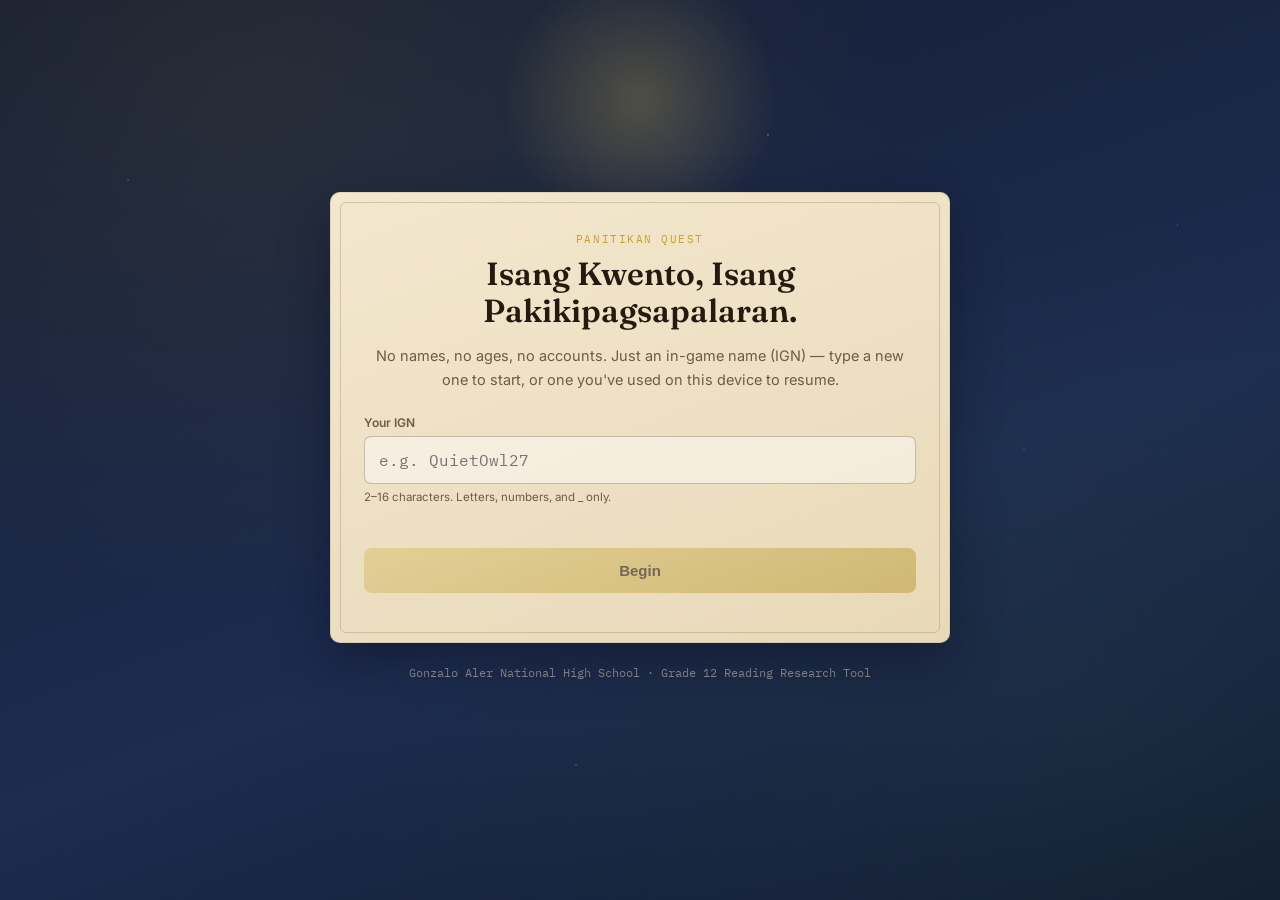
<file: index.html>
<!DOCTYPE html>
<html lang="en">
<head>
<meta charset="UTF-8" />
<meta name="viewport" content="width=device-width, initial-scale=1.0, viewport-fit=cover" />
<title>Panitikan Quest — Reading Comprehension</title>
<link rel="preconnect" href="https://fonts.googleapis.com">
<link href="https://fonts.googleapis.com/css2?family=Fraunces:opsz,wght@9..144,400;9..144,600;9..144,700&family=Inter:wght@400;500;600;700;800&family=IBM+Plex+Mono:wght@500;600&display=swap" rel="stylesheet">
<link rel="stylesheet" href="style.css" />
</head>
<body>
<div class="sky"></div>
<div id="toastContainer" class="toast-container"></div>

<!-- 1. LOGIN -->
<section id="screen-ign" class="screen active">
  <div class="lantern-glow"></div>
  <div class="parchment card-enter">
    <p class="eyebrow">Panitikan Quest</p>
    <h1 class="title-serif">Isang Kwento, Isang Pakikipagsapalaran.</h1>
    <p class="sub">No names, no ages, no accounts. Just an in-game name (IGN) — type a new one to start, or one you've used on this device to resume.</p>
    <label class="field-label" for="ignInput">Your IGN</label>
    <input id="ignInput" class="ign-input" type="text" maxlength="16" placeholder="e.g. QuietOwl27" autocomplete="off" />
    <p class="hint">2–16 characters. Letters, numbers, and _ only.</p>
    <p class="resume-note" id="ignResumeNote"></p>
    <button id="enterBtn" class="btn-seal" disabled>Begin</button>
  </div>
  <p class="foot-note">Gonzalo Aler National High School · Grade 12 Reading Research Tool</p>
</section>

<!-- 2. TEST INTRO (pre & post) -->
<section id="screen-test-intro" class="screen">
  <div class="lantern-glow"></div>
  <div class="parchment card-enter">
    <p class="eyebrow" id="testIntroEyebrow">Step 1 of 3</p>
    <h1 class="title-serif" id="testIntroTitle">Reading Pre-Test</h1>
    <p class="sub" id="testIntroBody"></p>
    <button id="testIntroBtn" class="btn-seal">Start Pre-Test</button>
  </div>
</section>

<!-- 3. PLACEMENT RESULT -->
<section id="screen-placement" class="screen">
  <div class="lantern-glow"></div>
  <div class="parchment card-enter">
    <p class="eyebrow">Pre-Test Complete</p>
    <h1 class="title-serif">Your Reading Level</h1>
    <div class="result-stats">
      <div class="stat-box"><span id="placeScore" class="stat-num">0/30</span><span class="stat-label">Score</span></div>
      <div class="stat-box"><span id="placePercent" class="stat-num">0%</span><span class="stat-label">Percent</span></div>
      <div class="stat-box"><span id="placeBand" class="stat-num">—</span><span class="stat-label">Comprehension</span></div>
    </div>
    <div class="tier-callout">
      <span id="placeTierIcon" class="tier-icon">🌱</span>
      <div>
        <p class="tier-label">You'll practice in</p>
        <h3 id="placeTierName">Novice — Very Easy</h3>
      </div>
    </div>
    <p class="sub" id="placeNote"></p>
    <button id="placeContinueBtn" class="btn-seal">Enter the Hub</button>
  </div>
</section>

<!-- 4. HUB -->
<section id="screen-hub" class="screen">
  <header class="hub-header">
    <div class="ign-chip"><span class="chip-label">IGN</span><span id="ignDisplay">—</span></div>
    <div class="hub-chips">
      <span id="tierChip" class="tier-chip">🌱 Novice</span>
      <span id="streakChip" class="streak-chip">🔥 Start a streak</span>
      <span id="coinBalance" class="coin-chip">🪙 0</span>
    </div>
  </header>

  <div class="hub-toolbar">
    <button id="shopBtn" class="btn-ghost">🪪 Shop</button>
    <button id="musicToggleBtn" class="btn-ghost">🔇 Music: Off</button>
    <button id="switchProfileBtn" class="btn-ghost">Switch Profile</button>
    <button id="resetBtn" class="btn-ghost" title="Unlocks after the post-test">Reset</button>
  </div>

  <div id="posttestBanner" class="completion-banner" style="display:none;"></div>

  <div class="hub-grid">
    <div class="hub-main">
      <h2 class="section-title">Your Practice Passages</h2>
      <div class="tier-progress">
        <span id="tierProgressText">0 of 3 passages complete</span>
        <div class="tier-progress-bar"><div id="tierProgressFill" class="tier-progress-fill"></div></div>
      </div>
      <div id="passageList" class="quest-list"></div>
    </div>
    <aside class="hub-side">
      <div class="scroll-panel">
        <h3 class="panel-title">🏆 Hall of Legends</h3>
        <p class="panel-sub">Every reader who has logged in on this device</p>
        <ol id="leaderboard" class="leaderboard"></ol>
      </div>
      <div class="scroll-panel">
        <h3 class="panel-title">🎖️ Achievements</h3>
        <p class="panel-sub">Tap a badge for how to earn it</p>
        <div id="badgeGrid" class="badge-grid"></div>
      </div>
    </aside>
  </div>
</section>

<!-- 5. SHOP -->
<section id="screen-shop" class="screen">
  <div class="story-wrap">
    <button class="btn-back" id="backFromShop">← Back to Hub</button>
    <p class="eyebrow">Reader's Market</p>
    <h2 class="title-serif light">Spend Your Coins</h2>
    <p class="sub light" id="shopCoinBalance">🪙 0</p>
    <div id="shopList" class="shop-list"></div>
  </div>
</section>

<!-- 6. PASSAGE / READING -->
<section id="screen-story" class="screen">
  <div class="story-wrap">
    <button class="btn-back" id="backFromStory">← Back to Hub</button>
    <div class="clock-row">
      <span id="readClock" class="clock-chip">📖 15:00 to read</span>
      <span id="sessionClock" class="clock-chip session">⏳ 60:00 left overall</span>
    </div>
    <p class="eyebrow" id="storyEyebrow">Passage</p>
    <h2 class="title-serif light" id="storyTitle">Title</h2>
    <p class="byline" id="storyByline"></p>
    <div class="story-card"><div id="storyText" class="story-text"></div></div>
    <p class="double-xp-note" id="doubleXpNote"></p>
    <button id="toQuestionsBtn" class="btn-seal">I'm Ready — Start Questions →</button>
  </div>
</section>

<!-- 7. QUIZ -->
<section id="screen-quiz" class="screen">
  <div class="story-wrap">
    <div class="quiz-topbar">
      <p class="eyebrow">Question <span id="qCounter">1 / 10</span> · <span id="qPassageName"></span></p>
      <span id="heartsRow" class="hearts-row">❤️❤️❤️</span>
      <span id="quizCoin" class="quiz-coin">🪙 0</span>
    </div>
    <div id="powerupBar" class="powerup-bar"></div>
    <div class="timer-wrap">
      <div class="timer-bar"><div id="qTimerFill" class="timer-bar-fill"></div></div>
      <span id="qTimerText" class="timer-text">⏱ 60s</span>
    </div>
    <div class="story-card quiz-card">
      <h3 id="qText" class="q-text"></h3>
      <p id="hintText" class="hint-text"></p>
      <div id="choices" class="choices"></div>
      <div id="qFeedback" class="q-feedback"></div>
    </div>
  </div>
</section>

<!-- 8. OUT OF HEARTS -->
<section id="screen-hearts" class="screen">
  <div class="lantern-glow"></div>
  <div class="parchment card-enter">
    <p class="eyebrow">💔 Out of Hearts</p>
    <h1 class="title-serif">Catch Your Breath.</h1>
    <p class="sub">You've run out of hearts for this attempt. Revive to keep going, or return to the hub — this passage isn't locked.</p>
    <p class="sub" id="heartsCoin">🪙 0</p>
    <button id="reviveBtn" class="btn-seal">❤️ Revive with 30 🪙</button>
    <button id="adBtn" class="btn-ghost wide-ghost">📺 Watch Ad for +1 Heart (simulated)</button>
    <button id="quitBtn" class="btn-ghost wide-ghost">Return to Hub</button>
  </div>
</section>

<!-- 9. PASSAGE RESULT -->
<section id="screen-result" class="screen">
  <div class="lantern-glow"></div>
  <div class="parchment card-enter">
    <p class="eyebrow" id="resTitle">Passage</p>
    <h1 class="title-serif" id="resHeadline">Well Read.</h1>
    <div class="result-stats">
      <div class="stat-box"><span id="resScore" class="stat-num">0/10</span><span class="stat-label">Correct</span></div>
      <div class="stat-box"><span id="resPercent" class="stat-num">0%</span><span class="stat-label">Percent</span></div>
      <div class="stat-box"><span id="resBand" class="stat-num">—</span><span class="stat-label">Level</span></div>
    </div>
    <p class="sub" id="resNote"></p>
    <button id="resContinueBtn" class="btn-seal">Continue</button>
  </div>
</section>

<!-- 10. REVIEW -->
<section id="screen-review" class="screen">
  <div class="story-wrap">
    <button class="btn-back" id="backFromReview">← Back to Hub</button>
    <h2 class="title-serif light" id="reviewTitle">Title</h2>
    <p class="review-score" id="reviewScore">Best score: 0/10</p>
    <div id="reviewList" class="review-list"></div>
  </div>
</section>

<!-- 11. GROWTH REPORT -->
<section id="screen-growth" class="screen">
  <div class="lantern-glow"></div>
  <div class="parchment card-enter completion-card">
    <p class="eyebrow">📈 Growth Report</p>
    <h1 class="title-serif">Pre-Test vs Post-Test</h1>
    <div class="result-stats">
      <div class="stat-box"><span id="growPre" class="stat-num small">—</span><span class="stat-label">Pre-Test</span><span id="growPreBand" class="stat-sub"></span></div>
      <div class="stat-box"><span id="growPost" class="stat-num small">—</span><span class="stat-label">Post-Test</span><span id="growPostBand" class="stat-sub"></span></div>
      <div class="stat-box"><span id="growDelta" class="stat-num">0</span><span class="stat-label">Change</span></div>
    </div>
    <p class="sub" id="growSummary"></p>
    <h3 class="panel-title dark">📚 Recommended Next Reads</h3>
    <div id="growRecs" class="recommendation-list"></div>
    <button id="growBackBtn" class="btn-seal" style="margin-top:18px;">Return to Hub</button>
  </div>
</section>

<script src="script.js"></script>
</body>
</html>
</file>
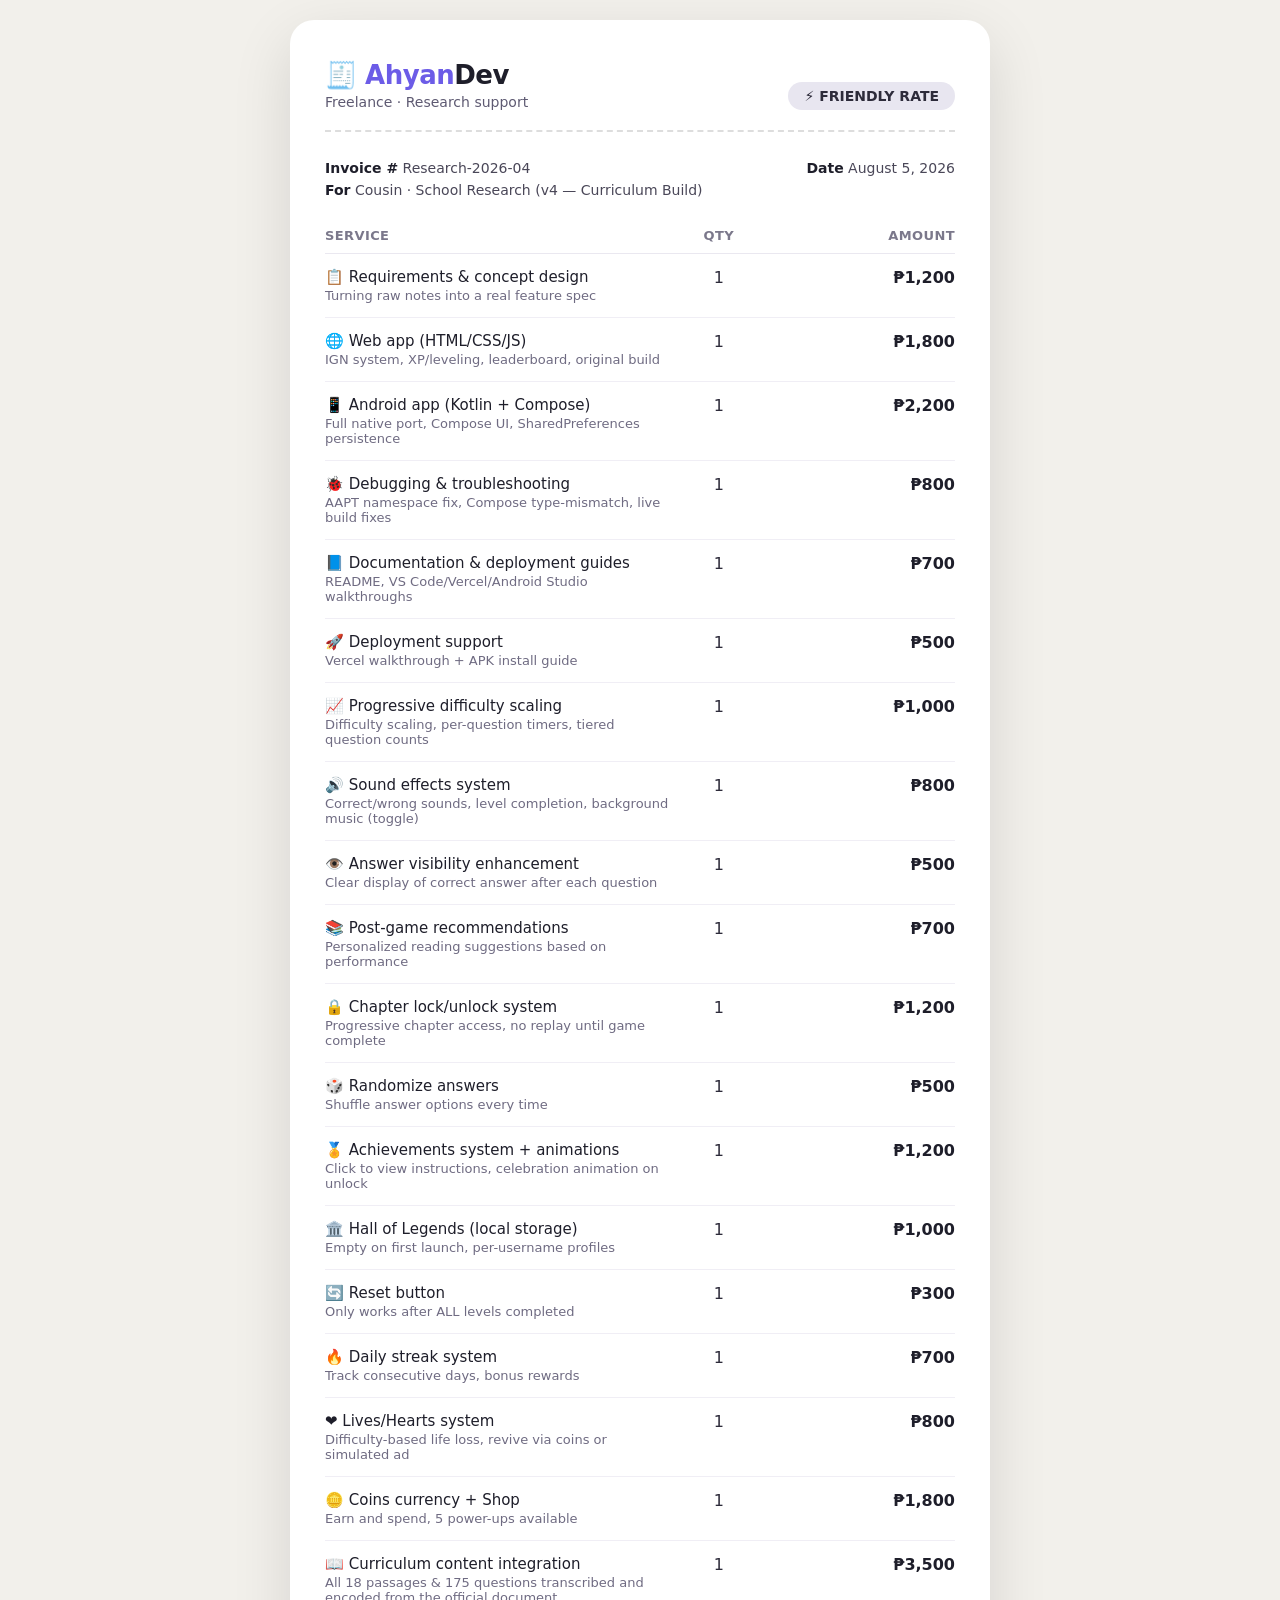
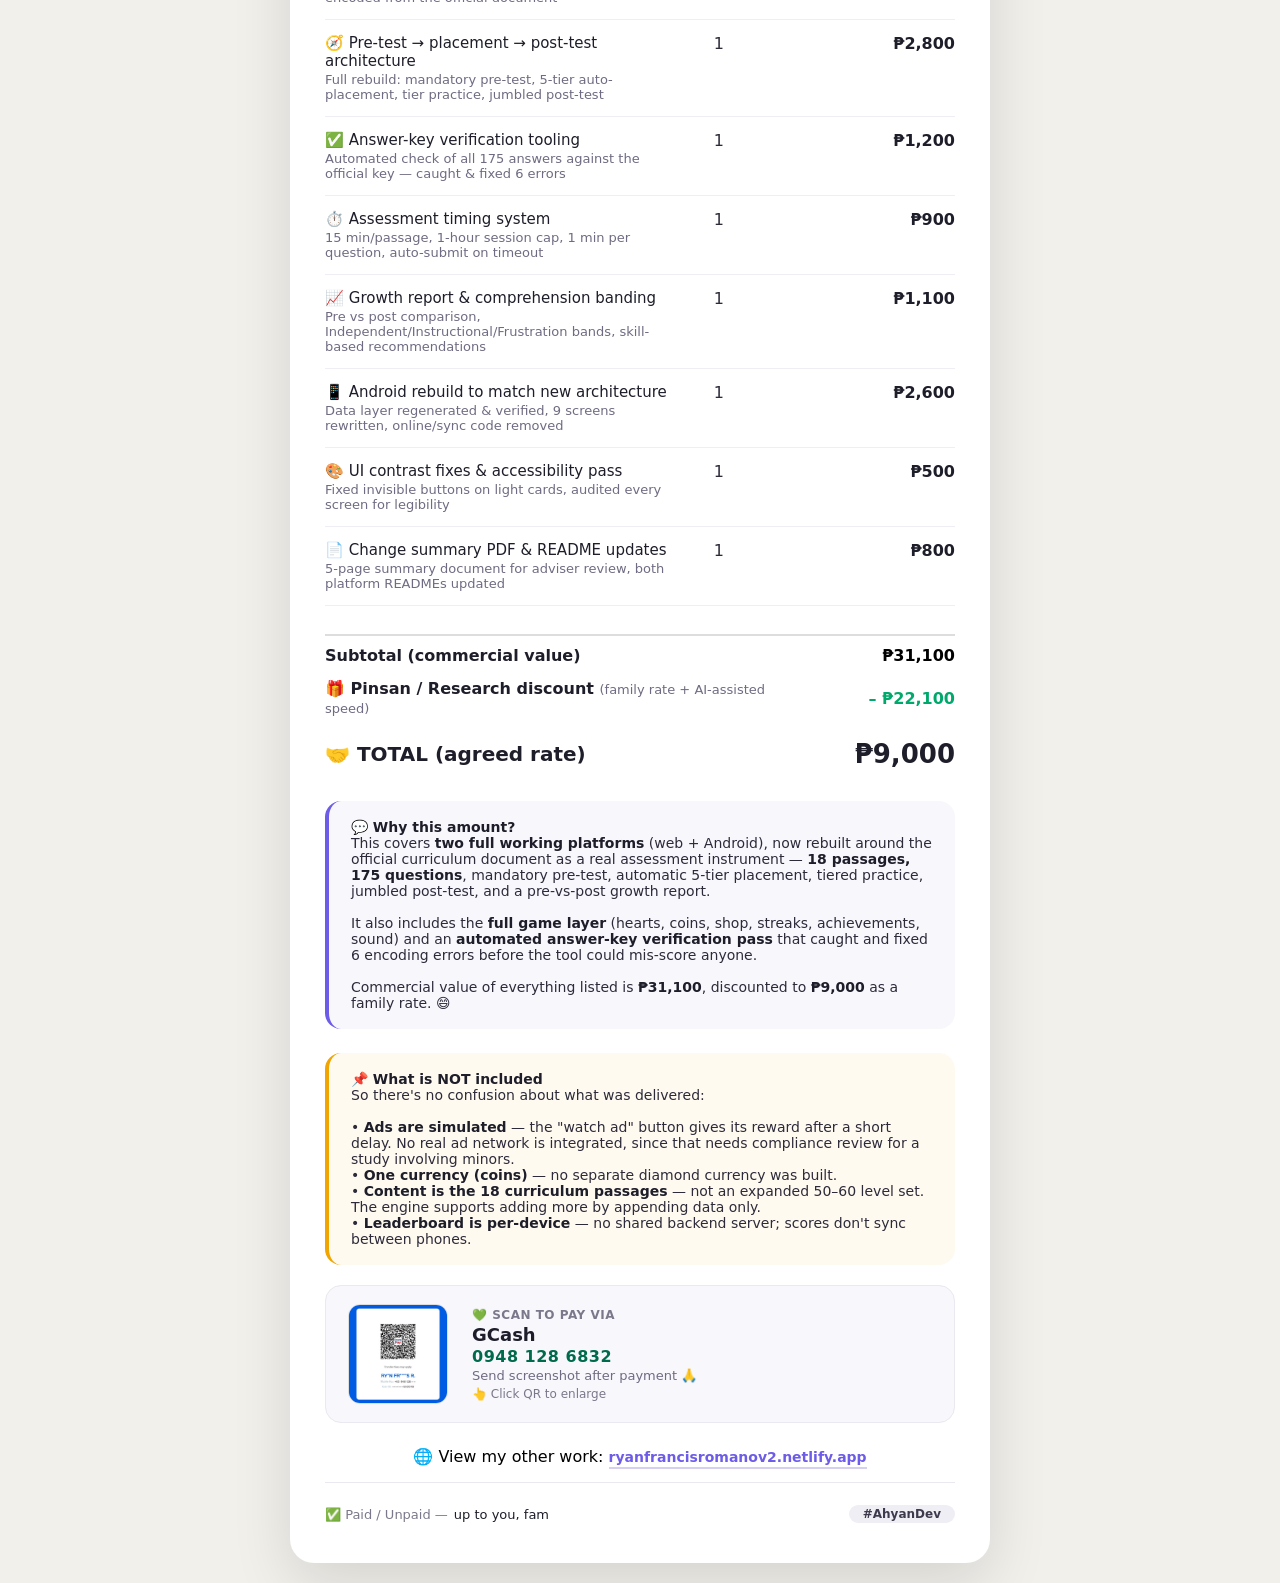
<file: receipt.html>
<!DOCTYPE html>
<html lang="en">
<head>
  <meta charset="UTF-8" />
  <meta name="viewport" content="width=device-width, initial-scale=1.0" />
  <title>Service Receipt — Panitikan Quest</title>
  <style>
    * {
      margin: 0;
      padding: 0;
      box-sizing: border-box;
    }
    body {
      background: #f2f0eb;
      display: flex;
      justify-content: center;
      align-items: center;
      min-height: 100vh;
      font-family: 'Segoe UI', Roboto, system-ui, sans-serif;
      padding: 20px;
    }
    .receipt {
      max-width: 700px;
      width: 100%;
      background: white;
      border-radius: 24px;
      box-shadow: 0 20px 60px rgba(0,0,0,0.12);
      padding: 40px 35px;
      transition: 0.2s;
    }
    .header {
      display: flex;
      justify-content: space-between;
      align-items: flex-end;
      border-bottom: 2px dashed #ddd;
      padding-bottom: 20px;
      margin-bottom: 28px;
    }
    .header h1 {
      font-size: 26px;
      font-weight: 700;
      color: #1e1e2a;
      letter-spacing: -0.5px;
    }
    .header h1 span {
      color: #6c5ce7;
    }
    .badge {
      background: #e8e6f0;
      padding: 6px 16px;
      border-radius: 40px;
      font-size: 14px;
      font-weight: 600;
      color: #2d2b3a;
    }
    .meta {
      display: flex;
      justify-content: space-between;
      font-size: 14px;
      color: #4a4758;
      margin-bottom: 30px;
      flex-wrap: wrap;
      gap: 6px 0;
    }
    .meta strong {
      color: #1e1e2a;
    }
    .table {
      width: 100%;
      border-collapse: collapse;
      margin: 20px 0 28px;
    }
    .table th {
      text-align: left;
      font-size: 13px;
      text-transform: uppercase;
      letter-spacing: 0.4px;
      color: #7b788b;
      font-weight: 600;
      padding-bottom: 10px;
      border-bottom: 1px solid #eae8f0;
    }
    .table td {
      padding: 14px 0;
      border-bottom: 1px solid #f0eef5;
      vertical-align: top;
    }
    .table .desc {
      font-weight: 500;
      color: #1e1e2a;
      font-size: 15px;
    }
    .table .sub {
      display: block;
      font-weight: 400;
      font-size: 13px;
      color: #6f6b82;
      margin-top: 2px;
    }
    .table .qty {
      text-align: center;
      color: #2d2b3a;
      font-weight: 500;
    }
    .table .amount {
      text-align: right;
      font-weight: 600;
      color: #1e1e2a;
    }
    .discount-row {
      border-top: 2px solid #ddd;
      margin-top: 10px;
      padding-top: 16px;
    }
    .discount-row td {
      padding: 10px 0;
      border: none;
    }
    .discount-label {
      font-weight: 600;
      color: #1e1e2a;
    }
    .discount-value {
      text-align: right;
      color: #00a86b;
      font-weight: 700;
    }
    .total-row td {
      padding: 18px 0 8px;
      border: none;
    }
    .total-label {
      font-size: 20px;
      font-weight: 700;
      color: #1e1e2a;
    }
    .total-amount {
      font-size: 26px;
      font-weight: 800;
      color: #1e1e2a;
      text-align: right;
    }
    .note {
      background: #f8f7fc;
      border-radius: 16px;
      padding: 18px 22px;
      margin: 24px 0 20px;
      font-size: 14px;
      color: #2d2b3a;
      border-left: 4px solid #6c5ce7;
    }
    .note strong {
      color: #1e1e2a;
    }

    /* --- PAYMENT SECTION --- */
    .payment-section {
      display: flex;
      align-items: center;
      gap: 24px;
      background: #f8f7fc;
      border-radius: 16px;
      padding: 18px 22px;
      margin: 20px 0 24px;
      flex-wrap: wrap;
      border: 1px solid #eae8f0;
    }
    .payment-section .qr {
      flex-shrink: 0;
      width: 100px;
      height: 100px;
      background: white;
      border-radius: 12px;
      display: flex;
      align-items: center;
      justify-content: center;
      border: 1px solid #ddd;
      overflow: hidden;
      cursor: pointer;
      transition: 0.2s;
    }
    .payment-section .qr:hover {
      transform: scale(1.02);
      border-color: #6c5ce7;
    }
    .payment-section .qr img {
      width: 100%;
      height: 100%;
      object-fit: contain;
    }
    .payment-section .details {
      flex: 1;
      min-width: 160px;
    }
    .payment-section .details .label {
      font-size: 12px;
      text-transform: uppercase;
      letter-spacing: 0.5px;
      color: #7b788b;
      font-weight: 600;
    }
    .payment-section .details .gcash-name {
      font-weight: 700;
      font-size: 18px;
      color: #1e1e2a;
      margin: 2px 0;
    }
    .payment-section .details .gcash-number {
      font-size: 16px;
      font-weight: 600;
      color: #006b4c;
      letter-spacing: 0.5px;
    }
    .payment-section .details .gcash-hint {
      font-size: 13px;
      color: #6f6b82;
      margin-top: 2px;
    }
    .qr-click-hint {
      font-size: 12px;
      color: #7b788b;
      margin-top: 4px;
    }

    .portfolio-link {
      text-align: center;
      margin: 10px 0 16px;
    }
    .portfolio-link a {
      color: #6c5ce7;
      font-weight: 600;
      text-decoration: none;
      font-size: 14px;
      border-bottom: 2px solid #d5cff0;
      padding-bottom: 2px;
      transition: 0.2s;
    }
    .portfolio-link a:hover {
      border-bottom-color: #6c5ce7;
    }

    .footer {
      display: flex;
      justify-content: space-between;
      font-size: 13px;
      color: #7b788b;
      border-top: 1px solid #eae8f0;
      padding-top: 22px;
      margin-top: 8px;
      flex-wrap: wrap;
    }
    .footer span {
      display: flex;
      align-items: center;
      gap: 6px;
    }
    .pill {
      background: #f0eef5;
      border-radius: 40px;
      padding: 2px 14px;
      font-size: 12px;
      font-weight: 600;
      color: #3d3a4d;
    }

    /* --- LIGHTBOX / FULL-SCREEN OVERLAY --- */
    .lightbox {
      display: none;
      position: fixed;
      top: 0;
      left: 0;
      width: 100%;
      height: 100%;
      background: rgba(0,0,0,0.85);
      justify-content: center;
      align-items: center;
      z-index: 9999;
      padding: 30px;
      cursor: pointer;
      backdrop-filter: blur(4px);
    }
    .lightbox.active {
      display: flex;
    }
    .lightbox img {
      max-width: 90%;
      max-height: 90%;
      border-radius: 16px;
      box-shadow: 0 20px 60px rgba(0,0,0,0.6);
      cursor: default;
      background: white;
      padding: 8px;
    }
    .lightbox .close-btn {
      position: absolute;
      top: 30px;
      right: 40px;
      font-size: 42px;
      color: white;
      font-weight: 300;
      cursor: pointer;
      transition: 0.2s;
      background: rgba(255,255,255,0.15);
      width: 56px;
      height: 56px;
      border-radius: 50%;
      display: flex;
      align-items: center;
      justify-content: center;
      line-height: 1;
      border: none;
      font-family: inherit;
    }
    .lightbox .close-btn:hover {
      background: rgba(255,255,255,0.3);
      transform: rotate(90deg);
    }
    .lightbox .caption {
      position: absolute;
      bottom: 40px;
      color: rgba(255,255,255,0.7);
      font-size: 14px;
      text-align: center;
      width: 100%;
      left: 0;
      pointer-events: none;
    }

    @media (max-width: 520px) {
      .receipt { padding: 24px 18px; }
      .header { flex-direction: column; align-items: flex-start; gap: 8px; }
      .meta { flex-direction: column; }
      .table td, .table th { font-size: 14px; }
      .payment-section { flex-direction: column; align-items: center; text-align: center; }
      .lightbox .close-btn { top: 16px; right: 16px; font-size: 32px; width: 44px; height: 44px; }
    }
  </style>
</head>
<body>

<div class="receipt">

  <!-- HEADER -->
  <div class="header">
    <div>
      <h1>🧾 <span>Ahyan</span>Dev</h1>
      <div style="font-size:14px; color:#5e5a72; margin-top:4px;">Freelance · Research support</div>
    </div>
    <div class="badge">⚡ FRIENDLY RATE</div>
  </div>

  <!-- META -->
  <div class="meta">
    <div><strong>Invoice #</strong> Research-2026-04</div>
    <div><strong>Date</strong> August 5, 2026</div>
    <div><strong>For</strong> Cousin · School Research (v4 — Curriculum Build)</div>
  </div>

  <!-- ITEMS TABLE -->
  <table class="table">
    <thead>
      <tr>
        <th style="width:55%;">Service</th>
        <th style="width:15%;text-align:center;">Qty</th>
        <th style="width:30%;text-align:right;">Amount</th>
      </tr>
    </thead>
    <tbody>
      <!-- Original Services (v1) -->
      <tr>
        <td class="desc">
          📋 Requirements &amp; concept design
          <span class="sub">Turning raw notes into a real feature spec</span>
        </td>
        <td class="qty">1</td>
        <td class="amount">₱1,200</td>
      </tr>
      <tr>
        <td class="desc">
          🌐 Web app (HTML/CSS/JS)
          <span class="sub">IGN system, XP/leveling, leaderboard, original build</span>
        </td>
        <td class="qty">1</td>
        <td class="amount">₱1,800</td>
      </tr>
      <tr>
        <td class="desc">
          📱 Android app (Kotlin + Compose)
          <span class="sub">Full native port, Compose UI, SharedPreferences persistence</span>
        </td>
        <td class="qty">1</td>
        <td class="amount">₱2,200</td>
      </tr>
      <tr>
        <td class="desc">
          🐞 Debugging &amp; troubleshooting
          <span class="sub">AAPT namespace fix, Compose type-mismatch, live build fixes</span>
        </td>
        <td class="qty">1</td>
        <td class="amount">₱800</td>
      </tr>
      <tr>
        <td class="desc">
          📘 Documentation &amp; deployment guides
          <span class="sub">README, VS Code/Vercel/Android Studio walkthroughs</span>
        </td>
        <td class="qty">1</td>
        <td class="amount">₱700</td>
      </tr>
      <tr>
        <td class="desc">
          🚀 Deployment support
          <span class="sub">Vercel walkthrough + APK install guide</span>
        </td>
        <td class="qty">1</td>
        <td class="amount">₱500</td>
      </tr>

      <!-- v2 Features -->
      <tr>
        <td class="desc">
          📈 Progressive difficulty scaling
          <span class="sub">Difficulty scaling, per-question timers, tiered question counts</span>
        </td>
        <td class="qty">1</td>
        <td class="amount">₱1,000</td>
      </tr>
      <tr>
        <td class="desc">
          🔊 Sound effects system
          <span class="sub">Correct/wrong sounds, level completion, background music (toggle)</span>
        </td>
        <td class="qty">1</td>
        <td class="amount">₱800</td>
      </tr>
      <tr>
        <td class="desc">
          👁️ Answer visibility enhancement
          <span class="sub">Clear display of correct answer after each question</span>
        </td>
        <td class="qty">1</td>
        <td class="amount">₱500</td>
      </tr>
      <tr>
        <td class="desc">
          📚 Post‑game recommendations
          <span class="sub">Personalized reading suggestions based on performance</span>
        </td>
        <td class="qty">1</td>
        <td class="amount">₱700</td>
      </tr>
      <tr>
        <td class="desc">
          🔒 Chapter lock/unlock system
          <span class="sub">Progressive chapter access, no replay until game complete</span>
        </td>
        <td class="qty">1</td>
        <td class="amount">₱1,200</td>
      </tr>

      <!-- v3 Features -->
      <tr>
        <td class="desc">
          🎲 Randomize answers
          <span class="sub">Shuffle answer options every time</span>
        </td>
        <td class="qty">1</td>
        <td class="amount">₱500</td>
      </tr>
      <tr>
        <td class="desc">
          🏅 Achievements system + animations
          <span class="sub">Click to view instructions, celebration animation on unlock</span>
        </td>
        <td class="qty">1</td>
        <td class="amount">₱1,200</td>
      </tr>
      <tr>
        <td class="desc">
          🏛️ Hall of Legends (local storage)
          <span class="sub">Empty on first launch, per-username profiles</span>
        </td>
        <td class="qty">1</td>
        <td class="amount">₱1,000</td>
      </tr>
      <tr>
        <td class="desc">
          🔄 Reset button
          <span class="sub">Only works after ALL levels completed</span>
        </td>
        <td class="qty">1</td>
        <td class="amount">₱300</td>
      </tr>
      <tr>
        <td class="desc">
          🔥 Daily streak system
          <span class="sub">Track consecutive days, bonus rewards</span>
        </td>
        <td class="qty">1</td>
        <td class="amount">₱700</td>
      </tr>
      <tr>
        <td class="desc">
          ❤️ Lives/Hearts system
          <span class="sub">Difficulty-based life loss, revive via coins or simulated ad</span>
        </td>
        <td class="qty">1</td>
        <td class="amount">₱800</td>
      </tr>
      <tr>
        <td class="desc">
          🪙 Coins currency + Shop
          <span class="sub">Earn and spend, 5 power-ups available</span>
        </td>
        <td class="qty">1</td>
        <td class="amount">₱1,800</td>
      </tr>

      <!-- v4: Curriculum Instrument Build -->
      <tr>
        <td class="desc">
          📖 Curriculum content integration
          <span class="sub">All 18 passages &amp; 175 questions transcribed and encoded from the official document</span>
        </td>
        <td class="qty">1</td>
        <td class="amount">₱3,500</td>
      </tr>
      <tr>
        <td class="desc">
          🧭 Pre-test → placement → post-test architecture
          <span class="sub">Full rebuild: mandatory pre-test, 5-tier auto-placement, tier practice, jumbled post-test</span>
        </td>
        <td class="qty">1</td>
        <td class="amount">₱2,800</td>
      </tr>
      <tr>
        <td class="desc">
          ✅ Answer-key verification tooling
          <span class="sub">Automated check of all 175 answers against the official key — caught &amp; fixed 6 errors</span>
        </td>
        <td class="qty">1</td>
        <td class="amount">₱1,200</td>
      </tr>
      <tr>
        <td class="desc">
          ⏱️ Assessment timing system
          <span class="sub">15 min/passage, 1-hour session cap, 1 min per question, auto-submit on timeout</span>
        </td>
        <td class="qty">1</td>
        <td class="amount">₱900</td>
      </tr>
      <tr>
        <td class="desc">
          📈 Growth report &amp; comprehension banding
          <span class="sub">Pre vs post comparison, Independent/Instructional/Frustration bands, skill-based recommendations</span>
        </td>
        <td class="qty">1</td>
        <td class="amount">₱1,100</td>
      </tr>
      <tr>
        <td class="desc">
          📱 Android rebuild to match new architecture
          <span class="sub">Data layer regenerated &amp; verified, 9 screens rewritten, online/sync code removed</span>
        </td>
        <td class="qty">1</td>
        <td class="amount">₱2,600</td>
      </tr>
      <tr>
        <td class="desc">
          🎨 UI contrast fixes &amp; accessibility pass
          <span class="sub">Fixed invisible buttons on light cards, audited every screen for legibility</span>
        </td>
        <td class="qty">1</td>
        <td class="amount">₱500</td>
      </tr>
      <tr>
        <td class="desc">
          📄 Change summary PDF &amp; README updates
          <span class="sub">5-page summary document for adviser review, both platform READMEs updated</span>
        </td>
        <td class="qty">1</td>
        <td class="amount">₱800</td>
      </tr>
    </tbody>
  </table>

  <!-- SUBTOTAL + DISCOUNT -->
  <table style="width:100%; border-collapse:collapse;">
    <tr class="discount-row">
      <td style="width:70%;" class="discount-label">Subtotal (commercial value)</td>
      <td style="width:30%; text-align:right; font-weight:600;">₱31,100</td>
    </tr>
    <tr>
      <td class="discount-label" style="padding:4px 0;">
        🎁 Pinsan / Research discount <span style="font-weight:400; color:#6f6b82; font-size:13px;">(family rate + AI‑assisted speed)</span>
      </td>
      <td style="text-align:right; color:#00a86b; font-weight:700; padding:4px 0;">– ₱22,100</td>
    </tr>
    <tr class="total-row">
      <td class="total-label">🤝 TOTAL (agreed rate)</td>
      <td class="total-amount">₱9,000</td>
    </tr>
  </table>

  <!-- NOTE -->
  <div class="note">
    <strong>💬 Why this amount?</strong><br>
    This covers <strong>two full working platforms</strong> (web + Android), now rebuilt around the official curriculum document as a real assessment instrument — <strong>18 passages, 175 questions</strong>, mandatory pre-test, automatic 5-tier placement, tiered practice, jumbled post-test, and a pre-vs-post growth report.
    <br><br>
    It also includes the <strong>full game layer</strong> (hearts, coins, shop, streaks, achievements, sound) and an <strong>automated answer-key verification pass</strong> that caught and fixed 6 encoding errors before the tool could mis-score anyone.
    <br><br>
    Commercial value of everything listed is <strong>₱31,100</strong>, discounted to <strong>₱9,000</strong> as a family rate. 😄
  </div>

  <!-- SCOPE HONESTY NOTE -->
  <div class="note" style="border-left-color:#f0a500; background:#fffaf0;">
    <strong>📌 What is NOT included</strong><br>
    So there's no confusion about what was delivered:
    <br><br>
    • <strong>Ads are simulated</strong> — the "watch ad" button gives its reward after a short delay. No real ad network is integrated, since that needs compliance review for a study involving minors.<br>
    • <strong>One currency (coins)</strong> — no separate diamond currency was built.<br>
    • <strong>Content is the 18 curriculum passages</strong> — not an expanded 50–60 level set. The engine supports adding more by appending data only.<br>
    • <strong>Leaderboard is per-device</strong> — no shared backend server; scores don't sync between phones.
  </div>

  <!-- PAYMENT SECTION -->
  <div class="payment-section">
    <div class="qr" onclick="openLightbox()" title="Click to enlarge QR code">
      <img src="img/my-gcash-qr.jpg" alt="GCash QR Code" />
    </div>
    <div class="details">
      <div class="label">💚 Scan to pay via</div>
      <div class="gcash-name">GCash</div>
      <div class="gcash-number">0948 128 6832</div>
      <div class="gcash-hint">Send screenshot after payment 🙏</div>
      <div class="qr-click-hint">👆 Click QR to enlarge</div>
    </div>
  </div>

  <!-- PORTFOLIO LINK -->
  <div class="portfolio-link">
    🌐 View my other work:
    <a href="https://ryanfrancisromanov2.netlify.app/#" target="_blank">
      ryanfrancisromanov2.netlify.app
    </a>
  </div>

  <!-- FOOTER -->
  <div class="footer">
    <span>✅ Paid / Unpaid — <span style="color:#1e1e2a; font-weight:500;">up to you, fam</span></span>
    <span class="pill">#AhyanDev</span>
  </div>
</div>

<!-- LIGHTBOX OVERLAY -->
<div class="lightbox" id="lightbox" onclick="closeLightbox(event)">
  <button class="close-btn" onclick="closeLightbox(event)">✕</button>
  <img src="img/my-gcash-qr.jpg" alt="GCash QR Code (enlarged)" id="lightboxImg" />
  <div class="caption">Scan this QR with GCash</div>
</div>

<script>
  function openLightbox() {
    document.getElementById('lightbox').classList.add('active');
    document.body.style.overflow = 'hidden';
  }

  function closeLightbox(e) {
    if (e.target === e.currentTarget || e.target.classList.contains('close-btn') || e.target.tagName === 'BUTTON') {
      document.getElementById('lightbox').classList.remove('active');
      document.body.style.overflow = '';
    }
  }

  document.addEventListener('keydown', function(e) {
    if (e.key === 'Escape') {
      document.getElementById('lightbox').classList.remove('active');
      document.body.style.overflow = '';
    }
  });
</script>

</body>
</html>
</file>
<file: style.css>
:root{
  --navy-deep:#131C33; --navy-mid:#1D2C4F;
  --parchment:#F3E7CE; --parchment-2:#E8D9B8;
  --ink:#241A10; --gold:#C9A227; --gold-soft:#E4C560;
  --sage:#3F6B52; --ember:#A8402F; --muted:#6B5D46;
  --serif:'Fraunces','Iowan Old Style',serif;
  --sans:'Inter',-apple-system,sans-serif;
  --mono:'IBM Plex Mono',monospace;
  --radius:10px; --shadow-deep:0 20px 50px rgba(10,14,30,.45);
}
*{box-sizing:border-box}
body,.screen{overflow-wrap:break-word}
html,body{height:100%}
body{margin:0;font-family:var(--sans);color:var(--ink);min-height:100vh;overflow-x:hidden}
.sky{position:fixed;inset:0;z-index:-2;
  background:radial-gradient(ellipse at 20% 10%,rgba(201,162,39,.10),transparent 45%),
             radial-gradient(ellipse at 85% 80%,rgba(63,107,82,.12),transparent 50%),
             linear-gradient(160deg,var(--navy-deep),var(--navy-mid) 60%,#101a30)}
.sky::after{content:'';position:absolute;inset:0;opacity:.8;
  background-image:radial-gradient(1px 1px at 10% 20%,rgba(255,255,255,.5),transparent),
    radial-gradient(1px 1px at 30% 70%,rgba(255,255,255,.4),transparent),
    radial-gradient(1.5px 1.5px at 60% 15%,rgba(255,255,255,.45),transparent),
    radial-gradient(1px 1px at 80% 50%,rgba(255,255,255,.35),transparent),
    radial-gradient(1px 1px at 92% 25%,rgba(255,255,255,.4),transparent),
    radial-gradient(1.5px 1.5px at 45% 85%,rgba(255,255,255,.3),transparent)}
.screen{display:none;min-height:100vh;min-height:100dvh;
  padding:clamp(20px,5vw,44px) clamp(12px,4vw,20px) clamp(32px,8vw,60px);
  padding-left:max(clamp(12px,4vw,20px),env(safe-area-inset-left));
  padding-right:max(clamp(12px,4vw,20px),env(safe-area-inset-right));
  align-items:center;flex-direction:column;
  /* 'safe' keeps tall content from being clipped at the top when centred */
  justify-content:safe center}
.screen.active{display:flex}

/* Toasts */
.toast-container{position:fixed;top:16px;left:50%;transform:translateX(-50%);z-index:100;
  display:flex;flex-direction:column;align-items:center;gap:8px;pointer-events:none}
.toast{font-size:13px;font-weight:600;color:var(--ink);
  background:linear-gradient(160deg,var(--parchment),var(--parchment-2));
  border:1px solid rgba(107,93,70,.25);border-radius:999px;padding:10px 20px;
  box-shadow:var(--shadow-deep);opacity:0;transform:translateY(-14px) scale(.95);
  transition:opacity .3s,transform .3s;max-width:90vw;text-align:center}
.toast.show{opacity:1;transform:translateY(0) scale(1)}
.toast-celebrate{background:linear-gradient(160deg,var(--gold-soft),var(--gold));
  font-size:14px;animation:pop .5s ease;box-shadow:0 0 0 4px rgba(228,197,96,.25),var(--shadow-deep)}
@keyframes pop{0%{transform:translateY(-14px) scale(.7) rotate(-3deg)}
  50%{transform:translateY(2px) scale(1.08) rotate(2deg)}100%{transform:translateY(0) scale(1)}}

/* Parchment cards */
.parchment{width:min(620px,100%);background:linear-gradient(160deg,var(--parchment),var(--parchment-2));
  border-radius:var(--radius);padding:clamp(24px,4vw,40px) clamp(20px,3.5vw,34px);position:relative;text-align:center;
  box-shadow:var(--shadow-deep),inset 0 0 0 1px rgba(107,93,70,.15)}
.parchment::before{content:'';position:absolute;inset:10px;border:1px solid rgba(107,93,70,.25);
  border-radius:6px;pointer-events:none}
.card-enter{animation:rise .5s cubic-bezier(.2,.7,.3,1) both}
@keyframes rise{from{opacity:0;transform:translateY(14px)}to{opacity:1;transform:translateY(0)}}
.lantern-glow{position:absolute;top:-40px;left:50%;transform:translateX(-50%);width:280px;height:280px;
  border-radius:50%;background:radial-gradient(circle,rgba(228,197,96,.25),transparent 70%);
  filter:blur(4px);pointer-events:none}

.eyebrow{font-family:var(--mono);font-size:11px;text-transform:uppercase;letter-spacing:.14em;color:var(--gold);margin:0 0 10px}
.title-serif{font-family:var(--serif);font-weight:600;font-size:clamp(24px,4vw,32px);line-height:1.15;margin:0 0 14px;color:var(--ink)}
.title-serif.light{color:var(--parchment);text-align:left}
.byline{font-family:var(--mono);font-size:12px;color:rgba(243,231,206,.6);margin:-8px 0 18px}
.sub{font-size:14.5px;line-height:1.65;color:var(--muted);margin:0 0 24px}
.sub.light{color:rgba(243,231,206,.7)}
.field-label{display:block;text-align:left;font-size:12px;font-weight:600;color:var(--muted);margin-bottom:6px}
.ign-input{width:100%;font-family:var(--mono);font-size:16px;padding:13px 14px;border-radius:7px;
  border:1.5px solid rgba(107,93,70,.35);background:rgba(255,255,255,.45);color:var(--ink);outline:none}
.ign-input:focus{border-color:var(--gold)}
.hint{font-size:11.5px;color:var(--muted);text-align:left;margin:6px 0 8px}
.resume-note{font-size:12px;color:var(--sage);text-align:left;margin:0 0 20px;min-height:16px;font-weight:600}

.btn-seal{width:100%;font-weight:700;font-size:15px;padding:14px 20px;border:none;border-radius:8px;
  background:linear-gradient(160deg,var(--gold-soft),var(--gold));color:#241A10;cursor:pointer;
  box-shadow:0 8px 18px rgba(201,162,39,.35);transition:transform .12s,box-shadow .12s;margin-bottom:10px}
.btn-seal:hover:not(:disabled){transform:translateY(-2px);box-shadow:0 12px 22px rgba(201,162,39,.45)}
.btn-seal:disabled{opacity:.6;cursor:not-allowed;box-shadow:none;filter:saturate(.75)}
.btn-ghost{background:transparent;border:1px solid rgba(228,197,96,.3);color:var(--parchment);
  font-size:12px;font-weight:600;padding:8px 14px;border-radius:6px;cursor:pointer;
  font-family:var(--sans);transition:border-color .15s,color .15s,background .15s}
.btn-ghost:hover:not(:disabled){border-color:var(--gold);color:var(--gold)}

/* Ghost buttons sitting INSIDE a light parchment card would be cream-on-cream
   and effectively invisible, so they switch to dark ink with a stronger border. */
.parchment .btn-ghost,
.story-card .btn-ghost{
  color:var(--ink);
  border:1.5px solid rgba(107,93,70,.55);
  background:rgba(255,255,255,.35);
  font-size:13.5px;
  border-radius:8px;
}
.parchment .btn-ghost:hover:not(:disabled),
.story-card .btn-ghost:hover:not(:disabled){
  color:var(--ink);
  border-color:var(--gold);
  background:rgba(255,255,255,.6);
}
.wide-ghost{width:100%;margin-bottom:10px;padding:12px 20px}
.btn-back{background:none;border:none;color:var(--gold);font-size:13px;font-weight:600;cursor:pointer;padding:0;margin-bottom:14px}
.foot-note{margin-top:22px;font-size:11.5px;color:rgba(243,231,206,.55);font-family:var(--mono);text-align:center}

/* Tier callout */
.tier-callout{display:flex;align-items:center;gap:14px;text-align:left;
  background:rgba(255,255,255,.4);border:1px solid rgba(107,93,70,.2);
  border-radius:10px;padding:16px;margin-bottom:18px}
.tier-icon{font-size:34px}
.tier-label{margin:0;font-size:11px;font-family:var(--mono);color:var(--muted);text-transform:uppercase;letter-spacing:.1em}
.tier-callout h3{margin:2px 0 0;font-family:var(--serif);font-size:19px;color:var(--ink)}

/* Hub */
#screen-hub{align-items:stretch;justify-content:flex-start;width:100%;max-width:1240px;margin:0 auto}
.hub-header{display:flex;align-items:center;gap:16px;margin-bottom:14px;flex-wrap:wrap}
.ign-chip{display:flex;flex-direction:column;background:rgba(255,255,255,.06);
  border:1px solid rgba(228,197,96,.25);padding:8px 16px;border-radius:8px;color:var(--parchment)}
.chip-label{font-family:var(--mono);font-size:10px;color:var(--gold);letter-spacing:.1em}
#ignDisplay{font-family:var(--serif);font-size:17px;font-weight:600}
.hub-chips{display:flex;gap:8px;flex-wrap:wrap;align-items:center}
.tier-chip,.streak-chip,.coin-chip{font-family:var(--mono);font-size:12px;font-weight:600;
  padding:8px 14px;border-radius:999px;white-space:nowrap}
.tier-chip{color:var(--sage);background:rgba(63,107,82,.15);border:1px solid rgba(63,107,82,.4)}
.streak-chip{color:var(--parchment);background:rgba(168,64,47,.12);border:1px solid rgba(168,64,47,.3)}
.coin-chip{color:var(--gold-soft);background:rgba(228,197,96,.1);border:1px solid rgba(228,197,96,.3)}
.hub-toolbar{display:flex;gap:8px;flex-wrap:wrap;margin-bottom:20px}
.section-title{font-family:var(--serif);font-weight:600;font-size:21px;color:var(--parchment);margin:0 0 12px}
.hub-grid{display:grid;grid-template-columns:minmax(0,1fr) 340px;gap:clamp(16px,2.5vw,28px)}
@media(max-width:820px){.hub-grid{grid-template-columns:1fr}}

.tier-progress{margin-bottom:16px}
.tier-progress span{font-family:var(--mono);font-size:11.5px;color:rgba(243,231,206,.6)}
.tier-progress-bar{height:7px;border-radius:999px;background:rgba(255,255,255,.1);overflow:hidden;margin-top:6px}
.tier-progress-fill{height:100%;width:0%;background:linear-gradient(90deg,var(--sage),var(--gold));transition:width .4s}

.quest-list{display:flex;flex-direction:column;gap:12px}
.quest-card{display:flex;align-items:center;gap:14px;background:rgba(255,255,255,.05);
  border:1px solid rgba(228,197,96,.18);border-radius:10px;padding:16px 18px;cursor:pointer;
  transition:transform .15s,border-color .15s,background .15s}
.quest-card:hover{transform:translateX(4px);border-color:var(--gold);background:rgba(228,197,96,.06)}
.quest-card.locked{opacity:.45;cursor:not-allowed}
.quest-card.locked:hover{transform:none;border-color:rgba(228,197,96,.18)}
.quest-card.completed{opacity:.78}
.quest-icon{font-size:24px;width:40px;text-align:center}
.quest-info{flex:1}
.quest-info h4{margin:0 0 3px;font-family:var(--serif);font-size:16px;color:var(--parchment)}
.quest-info p{margin:0;font-size:12.5px;color:rgba(243,231,206,.6)}
.quest-meta{font-family:var(--mono);font-size:11px;color:var(--gold);text-align:right}

.completion-banner{display:flex;align-items:center;justify-content:center;
  background:linear-gradient(160deg,rgba(228,197,96,.18),rgba(228,197,96,.08));
  border:1px solid rgba(228,197,96,.4);border-radius:10px;padding:14px 18px;margin-bottom:20px;
  color:var(--parchment);font-size:13.5px;font-weight:600;cursor:pointer;text-align:center}

.scroll-panel{background:rgba(255,255,255,.05);border:1px solid rgba(228,197,96,.18);
  border-radius:10px;padding:18px 20px;margin-bottom:20px}
.panel-title{margin:0 0 4px;color:var(--parchment);font-family:var(--serif);font-size:16px}
.panel-title.dark{color:var(--ink);margin-top:14px}
.panel-sub{margin:0 0 14px;font-size:11.5px;color:rgba(243,231,206,.55)}

.leaderboard{list-style:none;margin:0;padding:0;display:flex;flex-direction:column;gap:8px}
.leaderboard li{display:flex;align-items:center;gap:10px;font-family:var(--mono);font-size:12.5px;
  color:var(--parchment);padding:6px 8px;border-radius:6px}
.leaderboard li.me{background:rgba(228,197,96,.12);border:1px solid rgba(228,197,96,.3)}
.lb-rank{width:20px;color:var(--gold);font-weight:600}
.lb-name{flex:1;overflow:hidden;text-overflow:ellipsis;white-space:nowrap}
.lb-score{color:var(--gold-soft)}
.lb-empty{font-family:var(--sans);font-size:12.5px;color:rgba(243,231,206,.5);font-style:italic}

.badge-grid{display:grid;grid-template-columns:repeat(auto-fill,minmax(76px,1fr));gap:10px}
.badge-cell{display:flex;flex-direction:column;align-items:center;gap:6px;text-align:center;
  padding:10px 6px;border-radius:8px;background:rgba(255,255,255,.03);
  border:1px solid rgba(228,197,96,.12);opacity:.4;filter:grayscale(1);cursor:pointer;
  transition:opacity .2s,filter .2s,border-color .2s,background .2s}
.badge-cell.unlocked{opacity:1;filter:grayscale(0);border-color:rgba(228,197,96,.4);background:rgba(228,197,96,.08)}
.badge-icon{font-size:21px}
.badge-title{font-size:9.5px;color:var(--parchment);line-height:1.3}
.badge-desc{display:none;margin:4px 0 0;font-size:9.5px;line-height:1.4;color:rgba(243,231,206,.7)}
.badge-cell.expanded{grid-column:1/-1;flex-direction:row;text-align:left;align-items:center;gap:10px}
.badge-cell.expanded .badge-desc{display:block}

/* Shop */
.shop-list{display:flex;flex-direction:column;gap:12px;margin-top:14px}
.shop-item{display:flex;align-items:center;gap:14px;
  background:linear-gradient(160deg,var(--parchment),var(--parchment-2));border-radius:10px;padding:16px 18px}
.shop-icon{font-size:26px;width:38px;text-align:center}
.shop-info{flex:1}
.shop-info h4{margin:0 0 3px;font-family:var(--serif);font-size:15px;color:var(--ink)}
.shop-owned{font-family:var(--mono);font-size:11px;color:var(--muted);font-weight:400}
.shop-info p{margin:0;font-size:12.5px;color:var(--muted)}
.btn-buy{font-family:var(--mono);font-weight:700;font-size:13px;background:var(--gold);color:#241A10;
  border:none;border-radius:8px;padding:10px 16px;cursor:pointer;white-space:nowrap}
.btn-buy:disabled{opacity:.35;cursor:not-allowed}

/* Story + Quiz */
.story-wrap{width:min(760px,100%)}
.clock-row{display:flex;gap:10px;flex-wrap:wrap;margin-bottom:14px}
.clock-chip{font-family:var(--mono);font-size:12px;font-weight:600;color:var(--gold);
  background:rgba(228,197,96,.1);border:1px solid rgba(228,197,96,.3);padding:7px 13px;border-radius:999px}
.clock-chip.session{color:var(--ember);background:rgba(168,64,47,.1);border-color:rgba(168,64,47,.35)}
.story-card{background:linear-gradient(160deg,var(--parchment),var(--parchment-2));border-radius:var(--radius);
  padding:clamp(20px,3.5vw,34px) clamp(18px,3vw,32px);box-shadow:var(--shadow-deep);margin-bottom:20px}
.story-text{font-family:var(--serif);font-size:clamp(15px,1.05vw + 13px,18.5px);
  line-height:1.85;color:var(--ink);white-space:pre-line;overflow-wrap:break-word}
.double-xp-note{font-size:12.5px;color:var(--gold-soft);margin:-8px 0 14px}
.quiz-topbar{display:flex;align-items:center;justify-content:space-between;flex-wrap:wrap;gap:8px;margin-bottom:8px}
.hearts-row{font-size:15px;letter-spacing:2px}
.quiz-coin{font-family:var(--mono);font-size:13px;font-weight:700;color:var(--gold-soft)}
.powerup-bar{display:flex;gap:8px;flex-wrap:wrap;margin-bottom:12px}
.powerup-btn{font-size:11.5px;font-weight:600;background:rgba(255,255,255,.06);
  border:1px solid rgba(228,197,96,.3);color:var(--parchment);padding:7px 12px;border-radius:999px;cursor:pointer}
.powerup-btn:hover:not(:disabled){border-color:var(--gold);color:var(--gold)}
.powerup-btn:disabled{opacity:.3;cursor:not-allowed}
.timer-wrap{display:flex;align-items:center;gap:10px;margin-bottom:14px}
.timer-bar{flex:1;height:7px;border-radius:999px;background:rgba(255,255,255,.15);overflow:hidden}
.timer-bar-fill{height:100%;width:100%;background:var(--gold);transition:width 1s linear,background .3s}
.timer-text{font-family:var(--mono);font-size:12px;color:var(--gold);min-width:46px;text-align:right}
.q-text{font-family:var(--serif);font-size:clamp(16px,1vw + 14px,20px);margin:0 0 14px;
  color:var(--ink);white-space:pre-line;overflow-wrap:break-word}
.hint-text{font-size:12.5px;color:var(--sage);font-weight:600;margin:-6px 0 12px;min-height:16px}
.choices{display:flex;flex-direction:column;gap:10px}
.choice-btn{text-align:left;font-family:var(--sans);font-size:clamp(13.5px,.5vw + 12.5px,15.5px);
  padding:clamp(12px,2vw,15px) clamp(13px,2.5vw,18px);overflow-wrap:break-word;border-radius:8px;
  border:1.5px solid rgba(107,93,70,.3);background:rgba(255,255,255,.4);cursor:pointer;
  transition:border-color .12s,background .12s}
.choice-btn:hover:not(:disabled){border-color:var(--gold)}
.choice-btn.correct{background:rgba(63,107,82,.2);border-color:var(--sage);font-weight:600}
.choice-btn.wrong{background:rgba(168,64,47,.15);border-color:var(--ember)}
.choice-btn:disabled{cursor:default}
.q-feedback{margin-top:14px;font-size:13.5px;color:var(--muted);min-height:20px}

/* Results / review / growth */
.result-stats{display:flex;gap:12px;margin-bottom:18px}
.stat-box{flex:1;background:rgba(255,255,255,.4);border-radius:8px;padding:14px 8px;
  border:1px solid rgba(107,93,70,.2);display:flex;flex-direction:column;gap:2px}
.stat-num{font-family:var(--mono);font-size:19px;font-weight:600;color:var(--ink)}
.stat-num.small{font-size:14px}
.stat-label{font-size:10px;color:var(--muted);text-transform:uppercase;letter-spacing:.06em}
.stat-sub{font-size:10px;color:var(--muted);font-style:italic}
.review-score{font-family:var(--mono);font-size:13px;color:var(--gold);margin:-6px 0 18px}
.review-list{display:flex;flex-direction:column;gap:14px}
.review-item{background:linear-gradient(160deg,var(--parchment),var(--parchment-2));border-radius:10px;padding:18px 20px}
.review-q{font-family:var(--serif);font-size:clamp(14.5px,.4vw+13.5px,16px);color:var(--ink);
  margin:0 0 8px;white-space:pre-line;overflow-wrap:break-word}
.review-answer{font-size:13.5px;margin:4px 0}
.review-answer.right{color:var(--sage);font-weight:600}
.review-answer.wrong{color:var(--ember);font-weight:600}
.completion-card{width:min(660px,100%);text-align:left}
.completion-card .eyebrow,.completion-card .title-serif{text-align:center}
.recommendation-list{display:flex;flex-direction:column;gap:12px;margin-top:10px}
.rec-card{background:rgba(255,255,255,.4);border:1px solid rgba(107,93,70,.2);border-radius:8px;padding:14px 16px}
.rec-card h4{margin:0 0 6px;font-family:var(--serif);font-size:15px;color:var(--ink);
  display:flex;align-items:center;gap:8px;flex-wrap:wrap}
.rec-tag{font-family:var(--mono);font-size:9.5px;font-weight:600;color:var(--gold);
  background:rgba(201,162,39,.12);border:1px solid rgba(201,162,39,.3);padding:2px 6px;border-radius:4px}
.rec-card p{margin:0;font-size:13px;color:var(--muted);line-height:1.5}

/* ============================================================
   RESPONSIVE BREAKPOINTS
   ============================================================ */

/* Tablets and small laptops — sidebar drops under the main column */
@media(max-width:900px){
  .hub-grid{grid-template-columns:1fr}
  .hub-side{display:grid;grid-template-columns:1fr 1fr;gap:16px;align-items:start}
  .scroll-panel{margin-bottom:0}
}

/* Large phones / small tablets */
@media(max-width:700px){
  .hub-side{grid-template-columns:1fr}
  .hub-header{gap:12px}
  .quiz-topbar{gap:6px}
  .clock-row{gap:8px}
}

/* Phones */
@media(max-width:560px){
  .result-stats{gap:8px}
  .stat-num{font-size:17px}
  .stat-num.small{font-size:12.5px}
  .stat-label{font-size:9px}
  .hub-toolbar{gap:6px}
  .btn-ghost{padding:9px 12px;font-size:11.5px}
  .quest-card{padding:14px;gap:10px}
  .quest-icon{font-size:21px;width:32px}
  .quest-info h4{font-size:15px}
  .quest-meta{font-size:10px}
  .badge-grid{grid-template-columns:repeat(auto-fill,minmax(68px,1fr));gap:8px}
  .shop-item{padding:14px;gap:10px}
  .shop-icon{font-size:23px;width:32px}
  .btn-buy{padding:9px 12px;font-size:12px}
  .toast{font-size:12px;padding:9px 16px}
  .review-item{padding:15px 16px}
  .tier-callout{padding:14px;gap:10px}
  .tier-icon{font-size:28px}
}

/* Small phones — stack the stat boxes so numbers never truncate */
@media(max-width:400px){
  .result-stats{flex-direction:column}
  .stat-box{flex-direction:row;justify-content:space-between;align-items:center;padding:11px 14px}
  .stat-num{font-size:16px}
  .stat-label{font-size:10px}
  .powerup-btn{font-size:10.5px;padding:6px 10px}
  .hearts-row{font-size:13px}
  .clock-chip{font-size:10.5px;padding:6px 10px}
}

/* Landscape phones — trim vertical padding so content still fits */
@media(max-height:520px) and (orientation:landscape){
  .screen{padding-top:16px;padding-bottom:24px;justify-content:flex-start}
  .lantern-glow{display:none}
}

/* Keep tap targets comfortable on touch devices */
@media(hover:none){
  .choice-btn{min-height:48px}
  .btn-ghost,.btn-buy,.powerup-btn{min-height:40px}
  .quest-card{min-height:64px}
}

/* Very wide monitors — cap line length so passages stay readable */
@media(min-width:1500px){
  #screen-hub{max-width:1360px}
}
</file>
